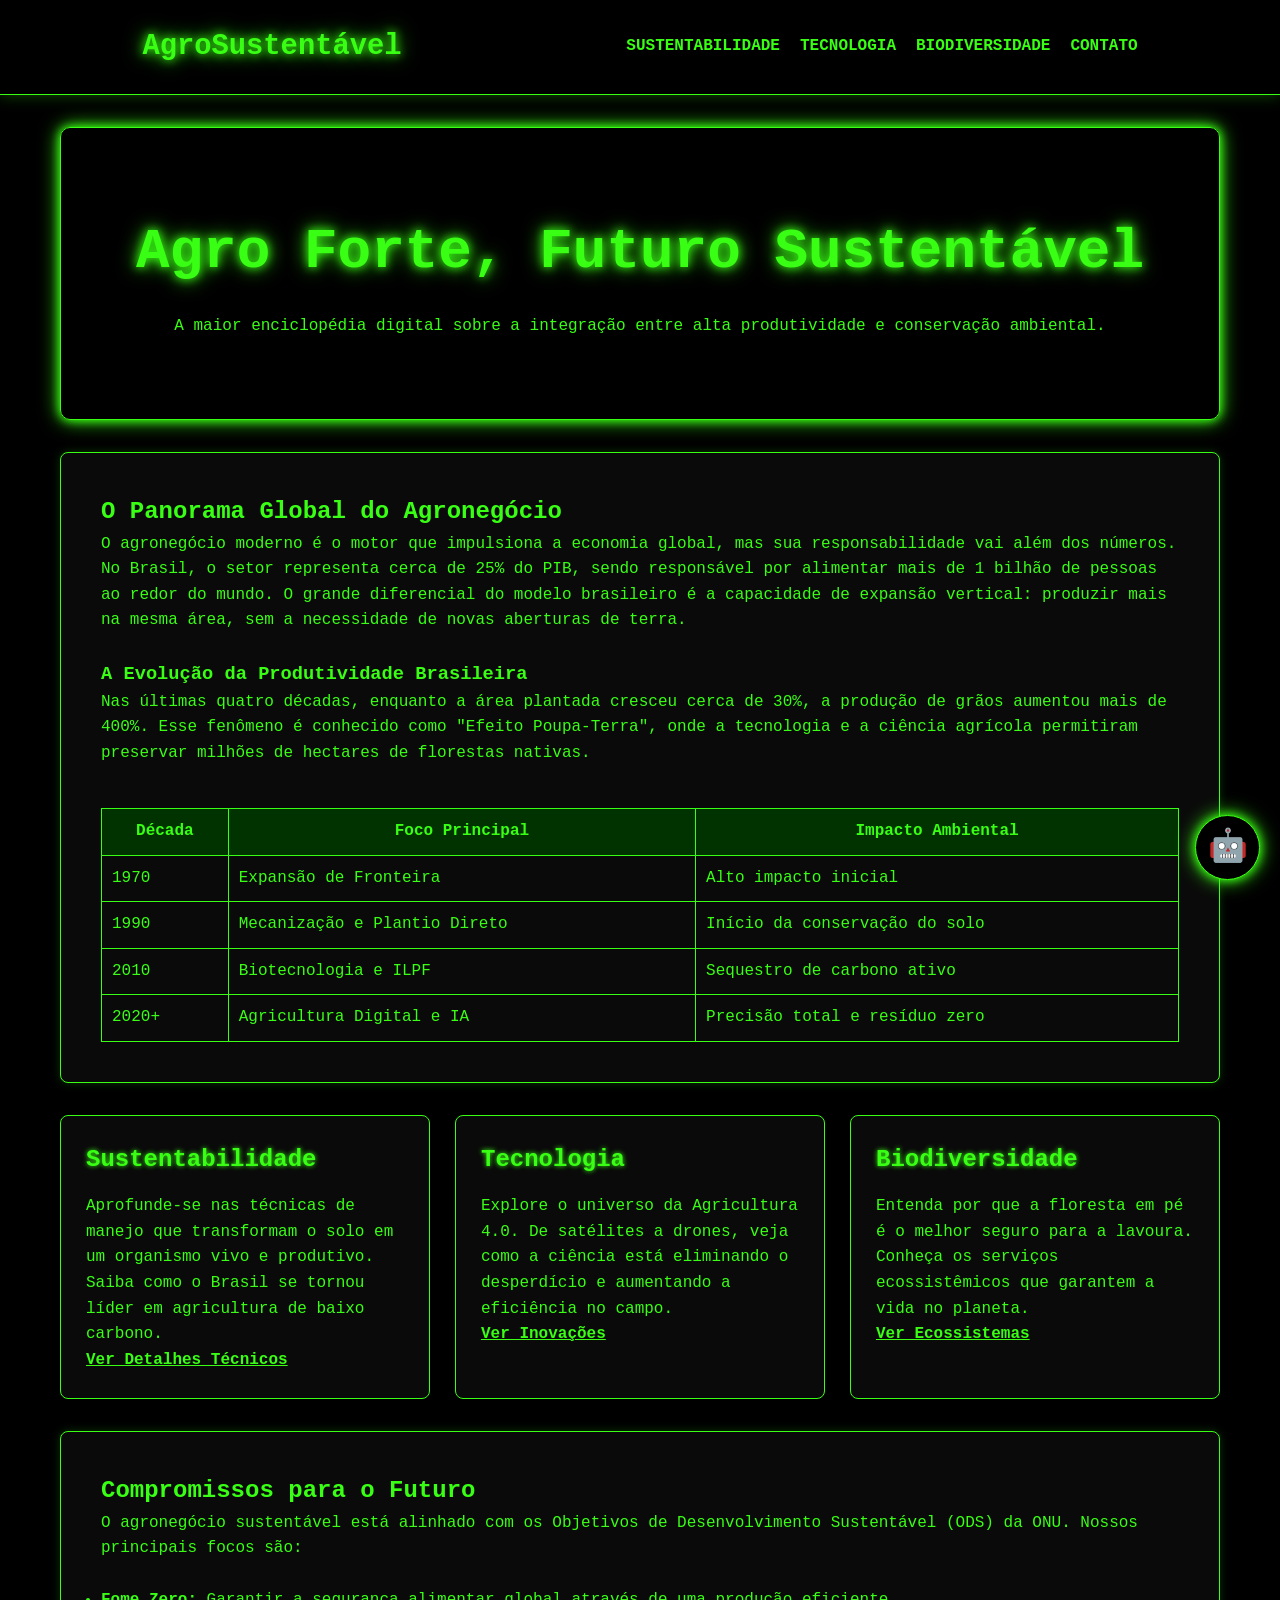
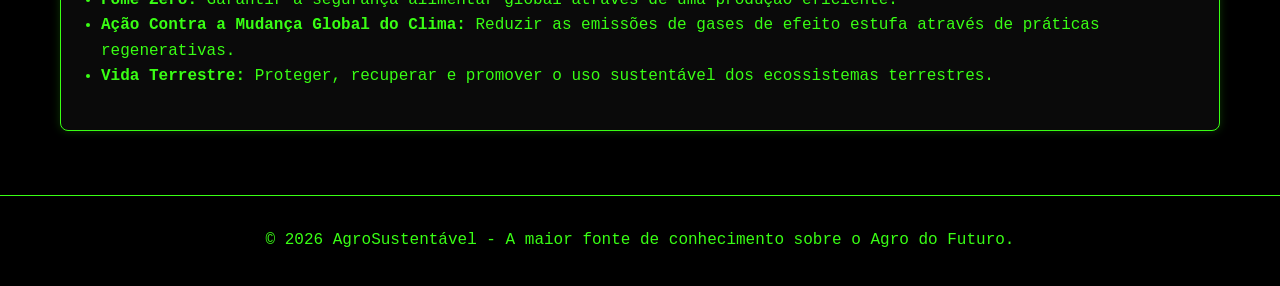
<file: index.html>
<!DOCTYPE html>
<html lang="pt-br">
<head>
    <meta charset="UTF-8">
    <meta name="viewport" content="width=device-width, initial-scale=1.0">
    <title>Agro Forte, Futuro Sustentável - Enciclopédia Digital</title>
    <link rel="stylesheet" href="style.css">
</head>
<body>
    <header>
        <nav>
            <div class="logo">AgroSustentável</div>
            <div class="menu-toggle" id="mobile-menu">
                <span></span>
                <span></span>
                <span></span>
            </div>
            <ul id="nav-list">
                <li><a href="pagens/sustentabilidade.html">Sustentabilidade</a></li>
                <li><a href="pagens/tecnologia.html">Tecnologia</a></li>
                <li><a href="pagens/biodiversidade.html">Biodiversidade</a></li>
                <li><a href="pagens/contato.html">Contato</a></li>
            </ul>
        </nav>
    </header>

    <main>
        <section class="hero">
            <h1>Agro Forte, Futuro Sustentável</h1>
            <p>A maior enciclopédia digital sobre a integração entre alta produtividade e conservação ambiental.</p>
        </section>

        <section class="content-section">
            <h2>O Panorama Global do Agronegócio</h2>
            <p>O agronegócio moderno é o motor que impulsiona a economia global, mas sua responsabilidade vai além dos números. No Brasil, o setor representa cerca de 25% do PIB, sendo responsável por alimentar mais de 1 bilhão de pessoas ao redor do mundo. O grande diferencial do modelo brasileiro é a capacidade de expansão vertical: produzir mais na mesma área, sem a necessidade de novas aberturas de terra.</p>
            
            <br>
            <h3>A Evolução da Produtividade Brasileira</h3>
            <p>Nas últimas quatro décadas, enquanto a área plantada cresceu cerca de 30%, a produção de grãos aumentou mais de 400%. Esse fenômeno é conhecido como "Efeito Poupa-Terra", onde a tecnologia e a ciência agrícola permitiram preservar milhões de hectares de florestas nativas.</p>
            
            <br>
            <div class="table-container">
                <table class="custom-table">
                    <thead>
                        <tr>
                            <th>Década</th>
                            <th>Foco Principal</th>
                            <th>Impacto Ambiental</th>
                        </tr>
                    </thead>
                    <tbody>
                        <tr>
                            <td>1970</td>
                            <td>Expansão de Fronteira</td>
                            <td>Alto impacto inicial</td>
                        </tr>
                        <tr>
                            <td>1990</td>
                            <td>Mecanização e Plantio Direto</td>
                            <td>Início da conservação do solo</td>
                        </tr>
                        <tr>
                            <td>2010</td>
                            <td>Biotecnologia e ILPF</td>
                            <td>Sequestro de carbono ativo</td>
                        </tr>
                        <tr>
                            <td>2020+</td>
                            <td>Agricultura Digital e IA</td>
                            <td>Precisão total e resíduo zero</td>
                        </tr>
                    </tbody>
                </table>
            </div>
        </section>

        <section class="card-container">
            <div class="card">
                <h2>Sustentabilidade</h2>
                <p>Aprofunde-se nas técnicas de manejo que transformam o solo em um organismo vivo e produtivo. Saiba como o Brasil se tornou líder em agricultura de baixo carbono.</p>
                <a href="sustentabilidade.html">Ver Detalhes Técnicos</a>
            </div>
            <div class="card">
                <h2>Tecnologia</h2>
                <p>Explore o universo da Agricultura 4.0. De satélites a drones, veja como a ciência está eliminando o desperdício e aumentando a eficiência no campo.</p>
                <a href="tecnologia.html">Ver Inovações</a>
            </div>
            <div class="card">
                <h2>Biodiversidade</h2>
                <p>Entenda por que a floresta em pé é o melhor seguro para a lavoura. Conheça os serviços ecossistêmicos que garantem a vida no planeta.</p>
                <a href="biodiversidade.html">Ver Ecossistemas</a>
            </div>
        </section>

        <section class="content-section mt-2">
            <h2>Compromissos para o Futuro</h2>
            <p>O agronegócio sustentável está alinhado com os Objetivos de Desenvolvimento Sustentável (ODS) da ONU. Nossos principais focos são:</p>
            <br>
            <ul>
                <li><strong>Fome Zero:</strong> Garantir a segurança alimentar global através de uma produção eficiente.</li>
                <li><strong>Ação Contra a Mudança Global do Clima:</strong> Reduzir as emissões de gases de efeito estufa através de práticas regenerativas.</li>
                <li><strong>Vida Terrestre:</strong> Proteger, recuperar e promover o uso sustentável dos ecossistemas terrestres.</li>
            </ul>
        </section>
    </main>

    <footer>
        <p>&copy; 2026 AgroSustentável - A maior fonte de conhecimento sobre o Agro do Futuro.</p>
    </footer>

    <div id="ai-chat-toggle">🤖</div>
    <div id="ai-chat-widget">
        <div id="ai-chat-header">
            <span>Assistente Agro IA</span>
            <button id="ai-chat-close">&times;</button>
        </div>
        <div id="ai-chat-messages">
            <p><strong>IA:</strong> Olá! Sou o especialista virtual em Agro Sustentável. Como posso ajudar você hoje?</p>
        </div>
        <div id="ai-chat-input-area">
            <input type="text" id="ai-chat-input" placeholder="Pergunte sobre tecnologia, solo...">
            <button id="ai-chat-send">Enviar</button>
        </div>
    </div>

    <script src="main.js"></script>
    <script src="ai_helper.js"></script>
</body>
</html>
</file>
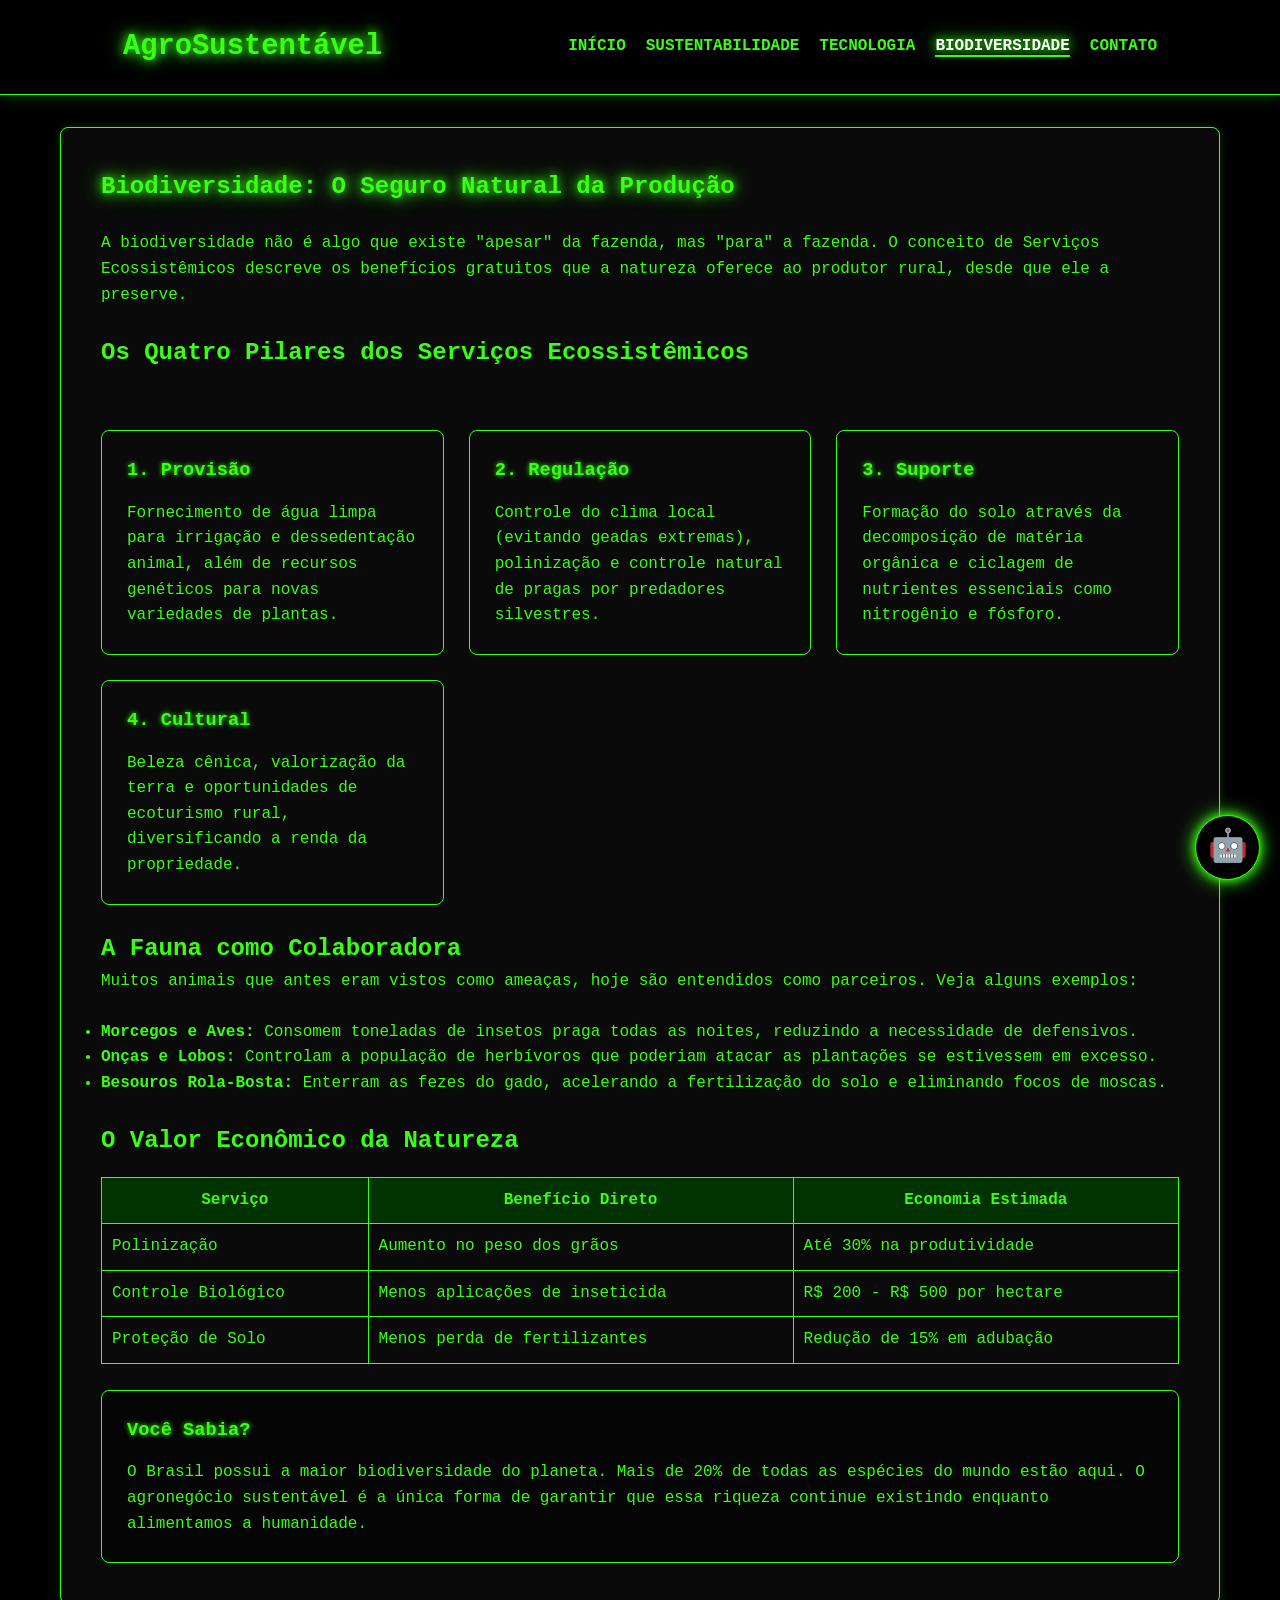
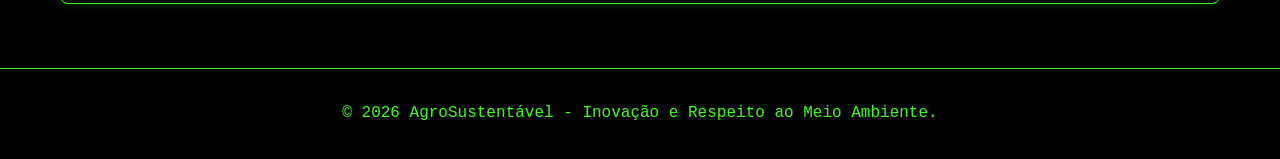
<file: biodiversidade.html>
<!DOCTYPE html>
<html lang="pt-br">
<head>
    <meta charset="UTF-8">
    <meta name="viewport" content="width=device-width, initial-scale=1.0">
    <title>Biodiversidade - AgroSustentável</title>
    <link rel="stylesheet" href="style.css">
</head>
<body>
    <header>
        <nav>
            <div class="logo">AgroSustentável</div>
            <div class="menu-toggle" id="mobile-menu">
                <span></span>
                <span></span>
                <span></span>
            </div>
            <ul id="nav-list">
                <li><a href="index.html">Início</a></li>
                <li><a href="sustentabilidade.html">Sustentabilidade</a></li>
                <li><a href="tecnologia.html">Tecnologia</a></li>
                <li><a href="biodiversidade.html">Biodiversidade</a></li>
                <li><a href="contato.html">Contato</a></li>
            </ul>
        </nav>
    </header>

    <main>
        <section class="content-section">
            <h1>Biodiversidade: O Seguro Natural da Produção</h1>
            <p>A biodiversidade não é algo que existe "apesar" da fazenda, mas "para" a fazenda. O conceito de Serviços Ecossistêmicos descreve os benefícios gratuitos que a natureza oferece ao produtor rural, desde que ele a preserve.</p>
            
            <br>
            <h2>Os Quatro Pilares dos Serviços Ecossistêmicos</h2>
            <br>
            <div class="card-container">
                <div class="card">
                    <h3>1. Provisão</h3>
                    <p>Fornecimento de água limpa para irrigação e dessedentação animal, além de recursos genéticos para novas variedades de plantas.</p>
                </div>
                <div class="card">
                    <h3>2. Regulação</h3>
                    <p>Controle do clima local (evitando geadas extremas), polinização e controle natural de pragas por predadores silvestres.</p>
                </div>
                <div class="card">
                    <h3>3. Suporte</h3>
                    <p>Formação do solo através da decomposição de matéria orgânica e ciclagem de nutrientes essenciais como nitrogênio e fósforo.</p>
                </div>
                <div class="card">
                    <h3>4. Cultural</h3>
                    <p>Beleza cênica, valorização da terra e oportunidades de ecoturismo rural, diversificando a renda da propriedade.</p>
                </div>
            </div>

            <br>
            <h2>A Fauna como Colaboradora</h2>
            <p>Muitos animais que antes eram vistos como ameaças, hoje são entendidos como parceiros. Veja alguns exemplos:</p>
            <br>
            <ul>
                <li><strong>Morcegos e Aves:</strong> Consomem toneladas de insetos praga todas as noites, reduzindo a necessidade de defensivos.</li>
                <li><strong>Onças e Lobos:</strong> Controlam a população de herbívoros que poderiam atacar as plantações se estivessem em excesso.</li>
                <li><strong>Besouros Rola-Bosta:</strong> Enterram as fezes do gado, acelerando a fertilização do solo e eliminando focos de moscas.</li>
            </ul>

            <br>
            <h2>O Valor Econômico da Natureza</h2>
            <div class="table-container">
                <table class="custom-table">
                    <thead>
                        <tr>
                            <th>Serviço</th>
                            <th>Benefício Direto</th>
                            <th>Economia Estimada</th>
                        </tr>
                    </thead>
                    <tbody>
                        <tr>
                            <td>Polinização</td>
                            <td>Aumento no peso dos grãos</td>
                            <td>Até 30% na produtividade</td>
                        </tr>
                        <tr>
                            <td>Controle Biológico</td>
                            <td>Menos aplicações de inseticida</td>
                            <td>R$ 200 - R$ 500 por hectare</td>
                        </tr>
                        <tr>
                            <td>Proteção de Solo</td>
                            <td>Menos perda de fertilizantes</td>
                            <td>Redução de 15% em adubação</td>
                        </tr>
                    </tbody>
                </table>
            </div>

            <br>
            <div class="card card-black-bg">
                <h3>Você Sabia?</h3>
                <p>O Brasil possui a maior biodiversidade do planeta. Mais de 20% de todas as espécies do mundo estão aqui. O agronegócio sustentável é a única forma de garantir que essa riqueza continue existindo enquanto alimentamos a humanidade.</p>
            </div>
        </section>
    </main>

    <footer>
        <p>&copy; 2026 AgroSustentável - Inovação e Respeito ao Meio Ambiente.</p>
    </footer>

    <div id="ai-chat-toggle">🤖</div>
    <div id="ai-chat-widget">
        <div id="ai-chat-header">
            <span>Assistente Agro IA</span>
            <button id="ai-chat-close">&times;</button>
        </div>
        <div id="ai-chat-messages">
            <p><strong>IA:</strong> Olá! Sou o especialista virtual em Agro Sustentável. Como posso ajudar você hoje?</p>
        </div>
        <div id="ai-chat-input-area">
            <input type="text" id="ai-chat-input" placeholder="Pergunte sobre tecnologia, solo...">
            <button id="ai-chat-send">Enviar</button>
        </div>
    </div>

    <script src="main.js"></script>
    <script src="ai_helper.js"></script>
</body>
</html>
</file>
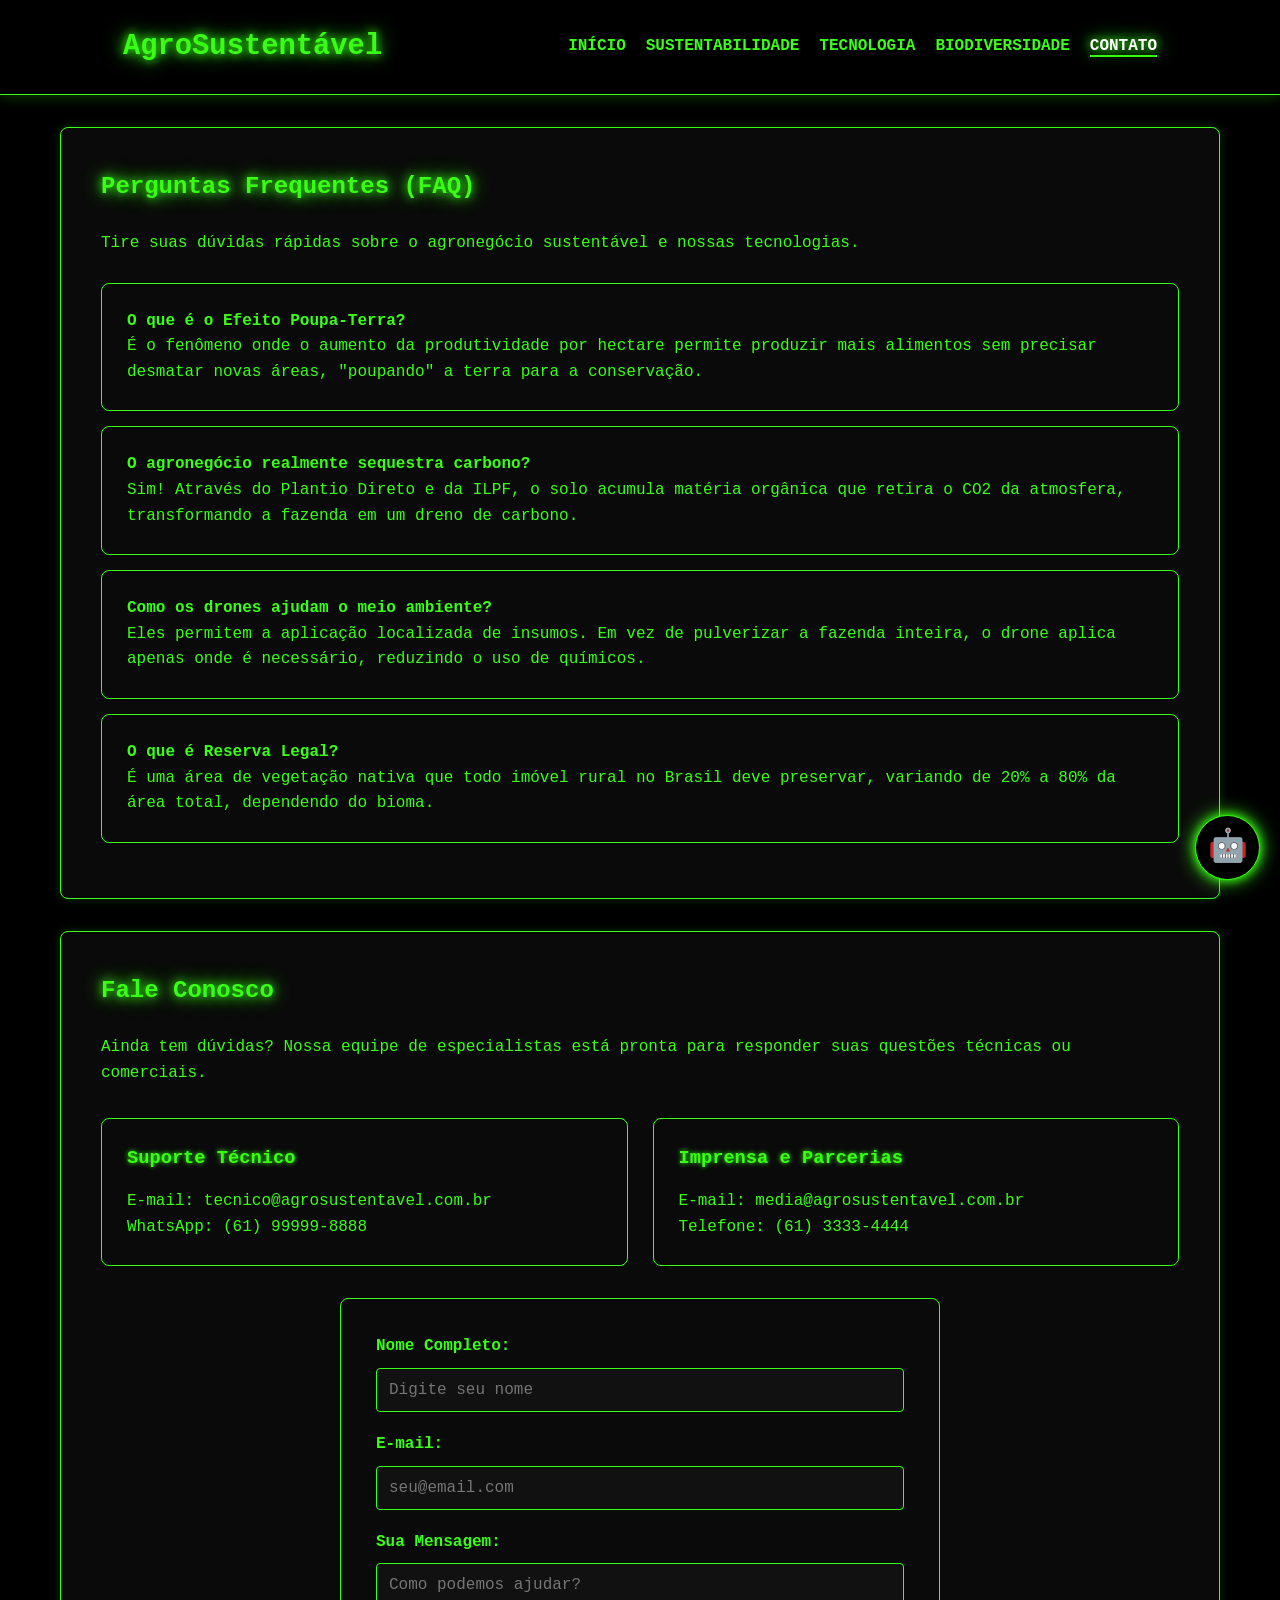
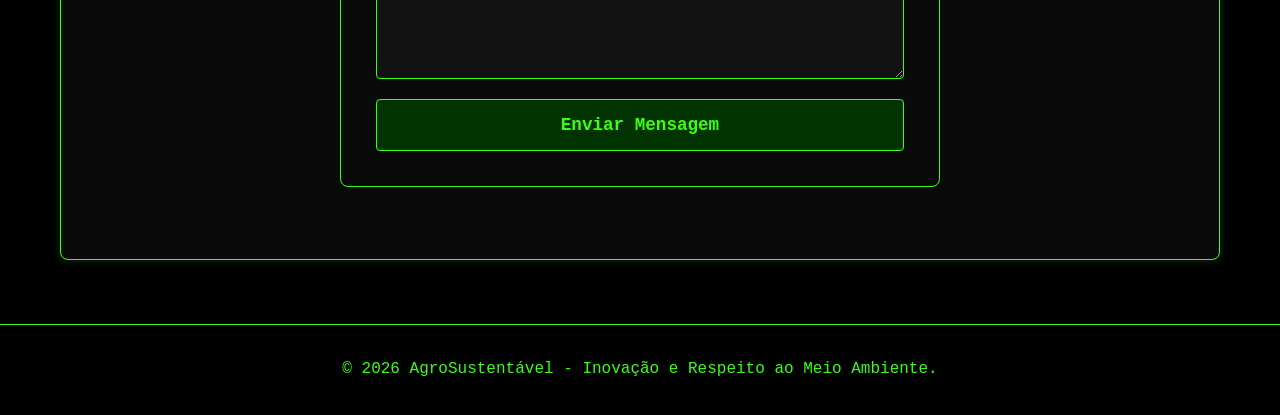
<file: contato.html>
<!DOCTYPE html>
<html lang="pt-br">
<head>
    <meta charset="UTF-8">
    <meta name="viewport" content="width=device-width, initial-scale=1.0">
    <title>Contato e FAQ - AgroSustentável</title>
    <link rel="stylesheet" href="style.css">
</head>
<body>
    <header>
        <nav>
            <div class="logo">AgroSustentável</div>
            <div class="menu-toggle" id="mobile-menu">
                <span></span>
                <span></span>
                <span></span>
            </div>
            <ul id="nav-list">
                <li><a href="index.html">Início</a></li>
                <li><a href="sustentabilidade.html">Sustentabilidade</a></li>
                <li><a href="tecnologia.html">Tecnologia</a></li>
                <li><a href="biodiversidade.html">Biodiversidade</a></li>
                <li><a href="contato.html">Contato</a></li>
            </ul>
        </nav>
    </header>

    <main>
        <section class="content-section">
            <h1>Perguntas Frequentes (FAQ)</h1>
            <p>Tire suas dúvidas rápidas sobre o agronegócio sustentável e nossas tecnologias.</p>
            
            <br>
            <div class="faq-container">
                <div class="card faq-item">
                    <h4 class="faq-question">O que é o Efeito Poupa-Terra?</h4>
                    <p>É o fenômeno onde o aumento da produtividade por hectare permite produzir mais alimentos sem precisar desmatar novas áreas, "poupando" a terra para a conservação.</p>
                </div>
                <div class="card faq-item">
                    <h4 class="faq-question">O agronegócio realmente sequestra carbono?</h4>
                    <p>Sim! Através do Plantio Direto e da ILPF, o solo acumula matéria orgânica que retira o CO2 da atmosfera, transformando a fazenda em um dreno de carbono.</p>
                </div>
                <div class="card faq-item">
                    <h4 class="faq-question">Como os drones ajudam o meio ambiente?</h4>
                    <p>Eles permitem a aplicação localizada de insumos. Em vez de pulverizar a fazenda inteira, o drone aplica apenas onde é necessário, reduzindo o uso de químicos.</p>
                </div>
                <div class="card faq-item">
                    <h4 class="faq-question">O que é Reserva Legal?</h4>
                    <p>É uma área de vegetação nativa que todo imóvel rural no Brasil deve preservar, variando de 20% a 80% da área total, dependendo do bioma.</p>
                </div>
            </div>
        </section>

        <section class="content-section mt-2">
            <h1>Fale Conosco</h1>
            <p>Ainda tem dúvidas? Nossa equipe de especialistas está pronta para responder suas questões técnicas ou comerciais.</p>
            
            <div class="card-container mb-2">
                <div class="card">
                    <h3>Suporte Técnico</h3>
                    <p>E-mail: tecnico@agrosustentavel.com.br<br>WhatsApp: (61) 99999-8888</p>
                </div>
                <div class="card">
                    <h3>Imprensa e Parcerias</h3>
                    <p>E-mail: media@agrosustentavel.com.br<br>Telefone: (61) 3333-4444</p>
                </div>
            </div>

            <form class="contact-form" id="contactForm">
                <label for="name">Nome Completo:</label>
                <input type="text" id="name" name="name" required placeholder="Digite seu nome">
                
                <label for="email">E-mail:</label>
                <input type="email" id="email" name="email" required placeholder="seu@email.com">
                
                <label for="message">Sua Mensagem:</label>
                <textarea id="message" name="message" rows="5" required placeholder="Como podemos ajudar?"></textarea>
                
                <button type="submit">Enviar Mensagem</button>
            </form>
            <div id="formResponse" class="form-response-box">
                <h3 class="logo">Mensagem Recebida!</h3>
                <p>Obrigado por contribuir para um futuro mais sustentável.</p>
            </div>
        </section>
    </main>

    <footer>
        <p>&copy; 2026 AgroSustentável - Inovação e Respeito ao Meio Ambiente.</p>
    </footer>

    <div id="ai-chat-toggle">🤖</div>
    <div id="ai-chat-widget">
        <div id="ai-chat-header">
            <span>Assistente Agro IA</span>
            <button id="ai-chat-close">&times;</button>
        </div>
        <div id="ai-chat-messages">
            <p><strong>IA:</strong> Olá! Sou o especialista virtual em Agro Sustentável. Como posso ajudar você hoje?</p>
        </div>
        <div id="ai-chat-input-area">
            <input type="text" id="ai-chat-input" placeholder="Pergunte sobre tecnologia, solo...">
            <button id="ai-chat-send">Enviar</button>
        </div>
    </div>

    <script src="main.js"></script>
    <script src="ai_helper.js"></script>
</body>
</html>
</file>
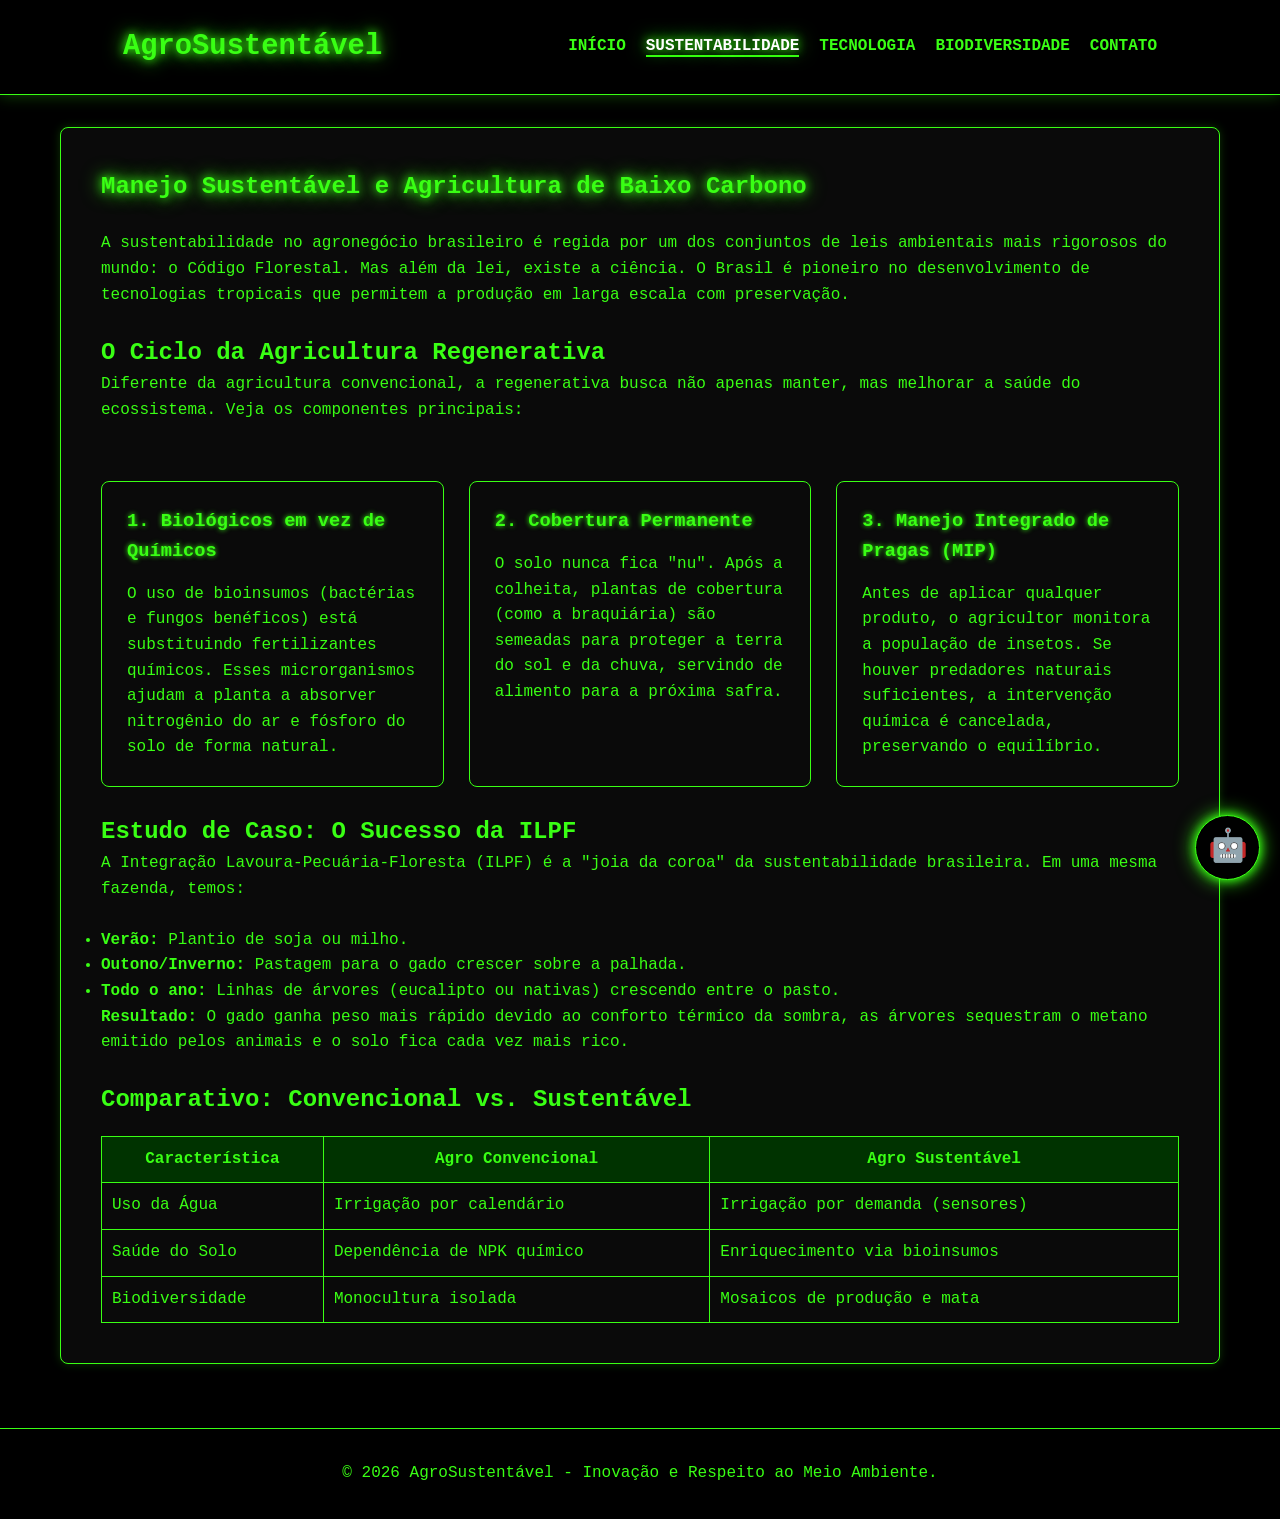
<file: sustentabilidade.html>
<!DOCTYPE html>
<html lang="pt-br">
<head>
    <meta charset="UTF-8">
    <meta name="viewport" content="width=device-width, initial-scale=1.0">
    <title>Sustentabilidade - AgroSustentável</title>
    <link rel="stylesheet" href="style.css">
</head>
<body>
    <header>
        <nav>
            <div class="logo">AgroSustentável</div>
            <div class="menu-toggle" id="mobile-menu">
                <span></span>
                <span></span>
                <span></span>
            </div>
            <ul id="nav-list">
                <li><a href="index.html">Início</a></li>
                <li><a href="sustentabilidade.html">Sustentabilidade</a></li>
                <li><a href="tecnologia.html">Tecnologia</a></li>
                <li><a href="biodiversidade.html">Biodiversidade</a></li>
                <li><a href="contato.html">Contato</a></li>
            </ul>
        </nav>
    </header>

    <main>
        <section class="content-section">
            <h1>Manejo Sustentável e Agricultura de Baixo Carbono</h1>
            <p>A sustentabilidade no agronegócio brasileiro é regida por um dos conjuntos de leis ambientais mais rigorosos do mundo: o Código Florestal. Mas além da lei, existe a ciência. O Brasil é pioneiro no desenvolvimento de tecnologias tropicais que permitem a produção em larga escala com preservação.</p>
            
            <br>
            <h2>O Ciclo da Agricultura Regenerativa</h2>
            <p>Diferente da agricultura convencional, a regenerativa busca não apenas manter, mas melhorar a saúde do ecossistema. Veja os componentes principais:</p>
            
            <br>
            <div class="card-container">
                <div class="card">
                    <h3>1. Biológicos em vez de Químicos</h3>
                    <p>O uso de bioinsumos (bactérias e fungos benéficos) está substituindo fertilizantes químicos. Esses microrganismos ajudam a planta a absorver nitrogênio do ar e fósforo do solo de forma natural.</p>
                </div>
                <div class="card">
                    <h3>2. Cobertura Permanente</h3>
                    <p>O solo nunca fica "nu". Após a colheita, plantas de cobertura (como a braquiária) são semeadas para proteger a terra do sol e da chuva, servindo de alimento para a próxima safra.</p>
                </div>
                <div class="card">
                    <h3>3. Manejo Integrado de Pragas (MIP)</h3>
                    <p>Antes de aplicar qualquer produto, o agricultor monitora a população de insetos. Se houver predadores naturais suficientes, a intervenção química é cancelada, preservando o equilíbrio.</p>
                </div>
            </div>

            <br>
            <h2>Estudo de Caso: O Sucesso da ILPF</h2>
            <p>A Integração Lavoura-Pecuária-Floresta (ILPF) é a "joia da coroa" da sustentabilidade brasileira. Em uma mesma fazenda, temos:</p>
            <br>
            <ul>
                <li><strong>Verão:</strong> Plantio de soja ou milho.</li>
                <li><strong>Outono/Inverno:</strong> Pastagem para o gado crescer sobre a palhada.</li>
                <li><strong>Todo o ano:</strong> Linhas de árvores (eucalipto ou nativas) crescendo entre o pasto.</li>
            </ul>
            <p><strong>Resultado:</strong> O gado ganha peso mais rápido devido ao conforto térmico da sombra, as árvores sequestram o metano emitido pelos animais e o solo fica cada vez mais rico.</p>

            <br>
            <h2>Comparativo: Convencional vs. Sustentável</h2>
            <div class="table-container">
                <table class="custom-table">
                    <thead>
                        <tr>
                            <th>Característica</th>
                            <th>Agro Convencional</th>
                            <th>Agro Sustentável</th>
                        </tr>
                    </thead>
                    <tbody>
                        <tr>
                            <td>Uso da Água</td>
                            <td>Irrigação por calendário</td>
                            <td>Irrigação por demanda (sensores)</td>
                        </tr>
                        <tr>
                            <td>Saúde do Solo</td>
                            <td>Dependência de NPK químico</td>
                            <td>Enriquecimento via bioinsumos</td>
                        </tr>
                        <tr>
                            <td>Biodiversidade</td>
                            <td>Monocultura isolada</td>
                            <td>Mosaicos de produção e mata</td>
                        </tr>
                    </tbody>
                </table>
            </div>
        </section>
    </main>

    <footer>
        <p>&copy; 2026 AgroSustentável - Inovação e Respeito ao Meio Ambiente.</p>
    </footer>

    <div id="ai-chat-toggle">🤖</div>
    <div id="ai-chat-widget">
        <div id="ai-chat-header">
            <span>Assistente Agro IA</span>
            <button id="ai-chat-close">&times;</button>
        </div>
        <div id="ai-chat-messages">
            <p><strong>IA:</strong> Olá! Sou o especialista virtual em Agro Sustentável. Como posso ajudar você hoje?</p>
        </div>
        <div id="ai-chat-input-area">
            <input type="text" id="ai-chat-input" placeholder="Pergunte sobre tecnologia, solo...">
            <button id="ai-chat-send">Enviar</button>
        </div>
    </div>

    <script src="main.js"></script>
    <script src="ai_helper.js"></script>
</body>
</html>
</file>
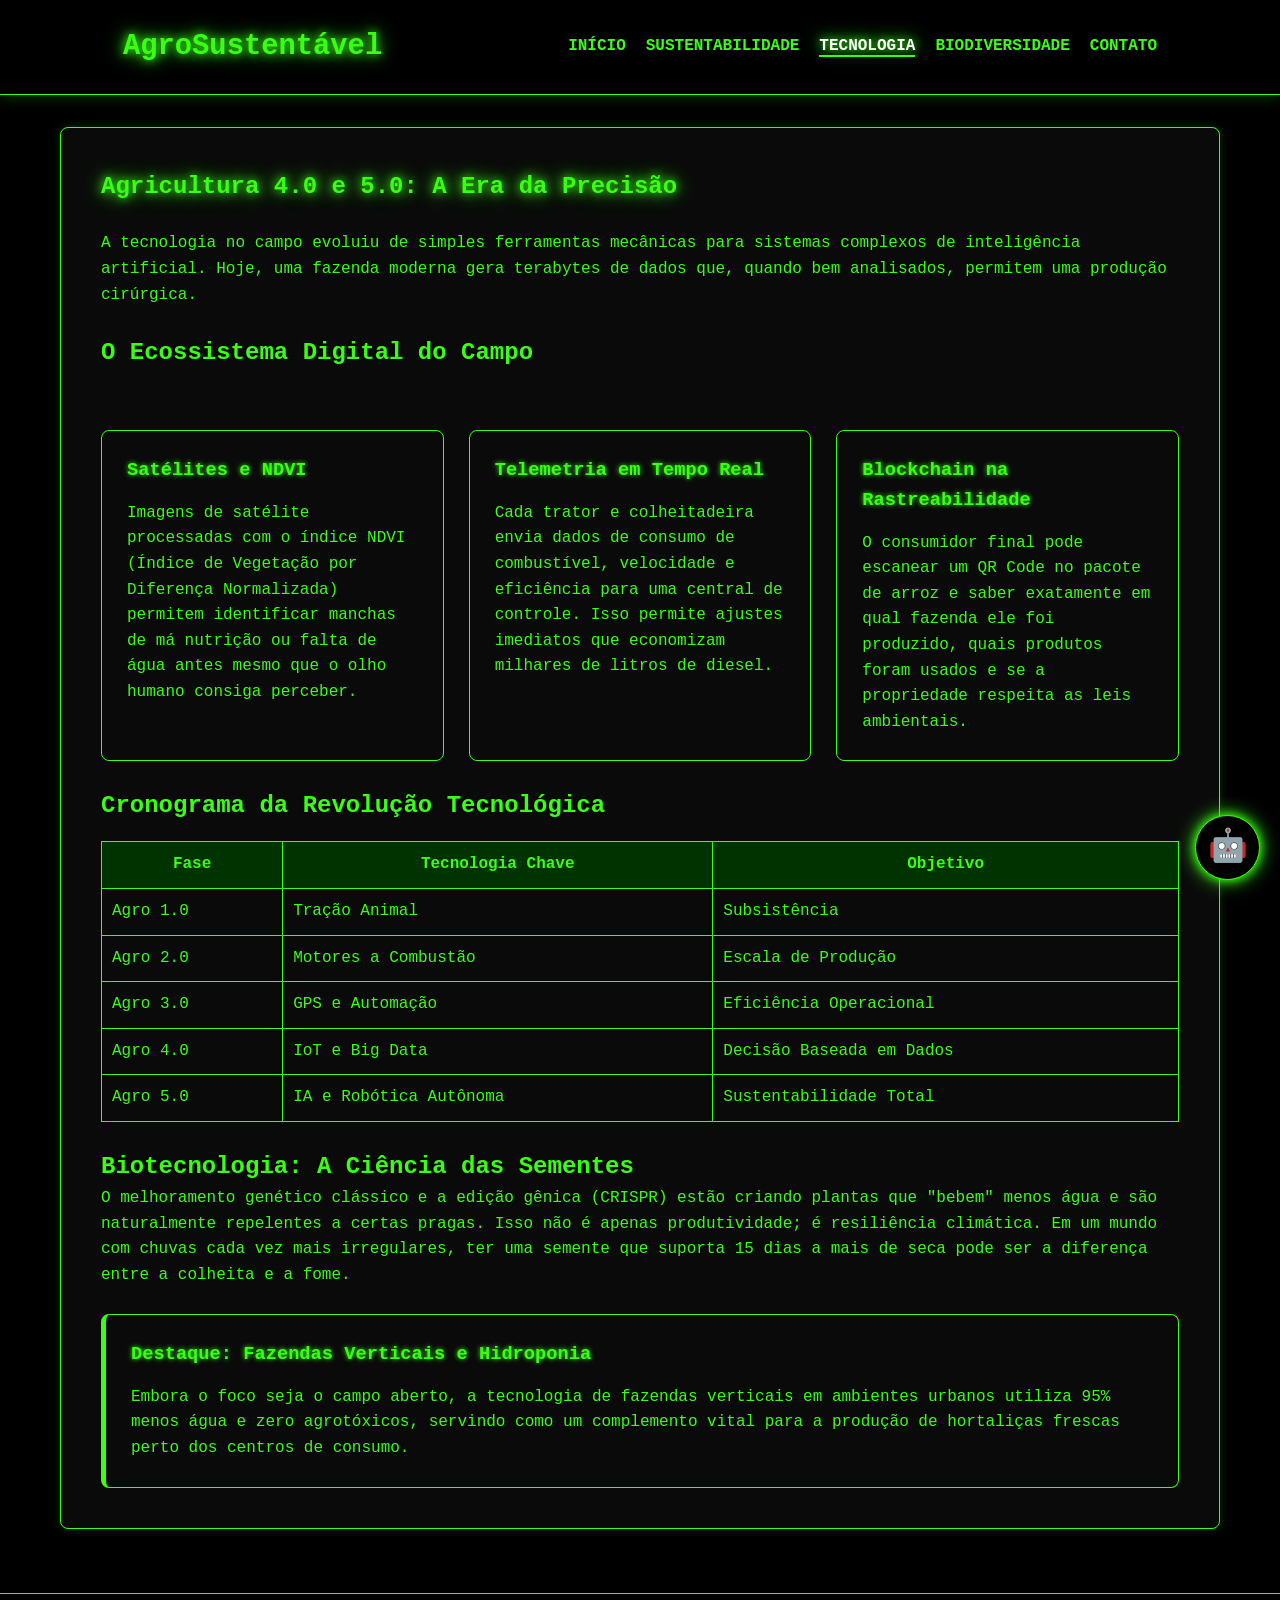
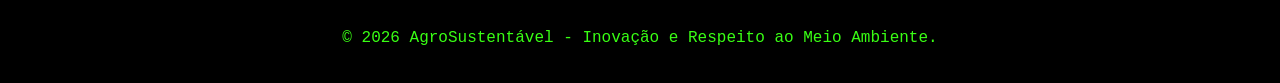
<file: tecnologia.html>
<!DOCTYPE html>
<html lang="pt-br">
<head>
    <meta charset="UTF-8">
    <meta name="viewport" content="width=device-width, initial-scale=1.0">
    <title>Tecnologia - AgroSustentável</title>
    <link rel="stylesheet" href="style.css">
</head>
<body>
    <header>
        <nav>
            <div class="logo">AgroSustentável</div>
            <div class="menu-toggle" id="mobile-menu">
                <span></span>
                <span></span>
                <span></span>
            </div>
            <ul id="nav-list">
                <li><a href="index.html">Início</a></li>
                <li><a href="sustentabilidade.html">Sustentabilidade</a></li>
                <li><a href="tecnologia.html">Tecnologia</a></li>
                <li><a href="biodiversidade.html">Biodiversidade</a></li>
                <li><a href="contato.html">Contato</a></li>
            </ul>
        </nav>
    </header>

    <main>
        <section class="content-section">
            <h1>Agricultura 4.0 e 5.0: A Era da Precisão</h1>
            <p>A tecnologia no campo evoluiu de simples ferramentas mecânicas para sistemas complexos de inteligência artificial. Hoje, uma fazenda moderna gera terabytes de dados que, quando bem analisados, permitem uma produção cirúrgica.</p>
            
            <br>
            <h2>O Ecossistema Digital do Campo</h2>
            <br>
            <div class="card-container">
                <div class="card">
                    <h3>Satélites e NDVI</h3>
                    <p>Imagens de satélite processadas com o índice NDVI (Índice de Vegetação por Diferença Normalizada) permitem identificar manchas de má nutrição ou falta de água antes mesmo que o olho humano consiga perceber.</p>
                </div>
                <div class="card">
                    <h3>Telemetria em Tempo Real</h3>
                    <p>Cada trator e colheitadeira envia dados de consumo de combustível, velocidade e eficiência para uma central de controle. Isso permite ajustes imediatos que economizam milhares de litros de diesel.</p>
                </div>
                <div class="card">
                    <h3>Blockchain na Rastreabilidade</h3>
                    <p>O consumidor final pode escanear um QR Code no pacote de arroz e saber exatamente em qual fazenda ele foi produzido, quais produtos foram usados e se a propriedade respeita as leis ambientais.</p>
                </div>
            </div>

            <br>
            <h2>Cronograma da Revolução Tecnológica</h2>
            <div class="table-container">
                <table class="custom-table">
                    <thead>
                        <tr>
                            <th>Fase</th>
                            <th>Tecnologia Chave</th>
                            <th>Objetivo</th>
                        </tr>
                    </thead>
                    <tbody>
                        <tr>
                            <td>Agro 1.0</td>
                            <td>Tração Animal</td>
                            <td>Subsistência</td>
                        </tr>
                        <tr>
                            <td>Agro 2.0</td>
                            <td>Motores a Combustão</td>
                            <td>Escala de Produção</td>
                        </tr>
                        <tr>
                            <td>Agro 3.0</td>
                            <td>GPS e Automação</td>
                            <td>Eficiência Operacional</td>
                        </tr>
                        <tr>
                            <td>Agro 4.0</td>
                            <td>IoT e Big Data</td>
                            <td>Decisão Baseada em Dados</td>
                        </tr>
                        <tr>
                            <td>Agro 5.0</td>
                            <td>IA e Robótica Autônoma</td>
                            <td>Sustentabilidade Total</td>
                        </tr>
                    </tbody>
                </table>
            </div>

            <br>
            <h2>Biotecnologia: A Ciência das Sementes</h2>
            <p>O melhoramento genético clássico e a edição gênica (CRISPR) estão criando plantas que "bebem" menos água e são naturalmente repelentes a certas pragas. Isso não é apenas produtividade; é resiliência climática. Em um mundo com chuvas cada vez mais irregulares, ter uma semente que suporta 15 dias a mais de seca pode ser a diferença entre a colheita e a fome.</p>
            
            <br>
            <div class="card card-highlight-green">
                <h3>Destaque: Fazendas Verticais e Hidroponia</h3>
                <p>Embora o foco seja o campo aberto, a tecnologia de fazendas verticais em ambientes urbanos utiliza 95% menos água e zero agrotóxicos, servindo como um complemento vital para a produção de hortaliças frescas perto dos centros de consumo.</p>
            </div>
        </section>
    </main>

    <footer>
        <p>&copy; 2026 AgroSustentável - Inovação e Respeito ao Meio Ambiente.</p>
    </footer>

    <div id="ai-chat-toggle">🤖</div>
    <div id="ai-chat-widget">
        <div id="ai-chat-header">
            <span>Assistente Agro IA</span>
            <button id="ai-chat-close">&times;</button>
        </div>
        <div id="ai-chat-messages">
            <p><strong>IA:</strong> Olá! Sou o especialista virtual em Agro Sustentável. Como posso ajudar você hoje?</p>
        </div>
        <div id="ai-chat-input-area">
            <input type="text" id="ai-chat-input" placeholder="Pergunte sobre tecnologia, solo...">
            <button id="ai-chat-send">Enviar</button>
        </div>
    </div>

    <script src="main.js"></script>
    <script src="ai_helper.js"></script>
</body>
</html>
</file>
<file: style.css>
:root {
    --primary-color: #000000;
    --neon-green: #39ff14;
    --dark-green: #003300;
    --text-color: #39ff14;
    --bg-color: #000000;
    --card-bg: #0a0a0a;
    --border-neon: 1px solid #39ff14;
    --neon-shadow: 0 0 10px #39ff14, 0 0 20px #39ff14;
}

* {
    margin: 0;
    padding: 0;
    box-sizing: border-box;
    font-family: 'Courier New', Courier, monospace; /* Fonte mais 'tech' */
}

body {
    background-color: var(--bg-color);
    color: var(--text-color);
    line-height: 1.6;
}

header {
    background-color: var(--primary-color);
    color: var(--neon-green);
    padding: 1.5rem 0;
    position: sticky;
    top: 0;
    z-index: 1000;
    border-bottom: var(--border-neon);
    box-shadow: 0 0 15px rgba(57, 255, 20, 0.3);
}

nav {
    display: flex;
    justify-content: space-around;
    align-items: center;
    max-width: 1200px;
    margin: 0 auto;
}

.logo {
    font-size: 1.8rem;
    font-weight: bold;
    text-shadow: var(--neon-shadow);
}

nav ul {
    display: flex;
    list-style: none;
}

nav ul li {
    margin-left: 20px;
}

nav ul li a {
    color: var(--neon-green);
    text-decoration: none;
    font-weight: bold;
    text-transform: uppercase;
    transition: all 0.3s;
}

nav ul li a:hover {
    text-shadow: var(--neon-shadow);
    color: #ffffff;
}

main {
    max-width: 1200px;
    margin: 2rem auto;
    padding: 0 20px;
}

.hero {
    text-align: center;
    padding: 5rem 2rem;
    background: linear-gradient(rgba(0,0,0,0.8), rgba(0,0,0,0.8)), url('https://images.unsplash.com/photo-1500382017468-9049fed747ef?ixlib=rb-1.2.1&auto=format&fit=crop&w=1350&q=80');
    background-size: cover;
    background-position: center;
    color: var(--neon-green);
    border: var(--border-neon);
    border-radius: 10px;
    margin-bottom: 2rem;
    box-shadow: var(--neon-shadow);
}

.hero h1 {
    font-size: 3.5rem;
    margin-bottom: 1rem;
    text-shadow: var(--neon-shadow);
}

.card-container {
    display: grid;
    grid-template-columns: repeat(auto-fit, minmax(300px, 1fr));
    gap: 25px;
    margin-top: 2rem;
}

.card {
    background: var(--card-bg);
    padding: 25px;
    border-radius: 8px;
    border: var(--border-neon);
    transition: all 0.3s;
}

.card:hover {
    transform: scale(1.05);
    box-shadow: var(--neon-shadow);
}

.card h2, .card h3 {
    color: var(--neon-green);
    margin-bottom: 15px;
    text-shadow: 0 0 5px #39ff14;
}

.card a {
    color: var(--neon-green);
    text-decoration: underline;
    font-weight: bold;
}

.content-section {
    background: var(--card-bg);
    padding: 40px;
    border-radius: 8px;
    border: var(--border-neon);
    box-shadow: 0 0 10px rgba(57, 255, 20, 0.2);
}

.content-section h1 {
    color: var(--neon-green);
    margin-bottom: 25px;
    text-shadow: var(--neon-shadow);
}

footer {
    background-color: var(--primary-color);
    color: var(--neon-green);
    text-align: center;
    padding: 2rem 0;
    margin-top: 4rem;
    border-top: var(--border-neon);
}

/* AI Chat Widget */
#ai-chat-widget {
    position: fixed;
    bottom: 100px;
    right: 20px;
    width: 320px;
    background: #000;
    border: var(--border-neon);
    border-radius: 10px;
    box-shadow: var(--neon-shadow);
    display: none;
    flex-direction: column;
    z-index: 2000;
}

#ai-chat-widget.visible {
    display: flex;
}

#ai-chat-header {
    background: var(--dark-green);
    color: var(--neon-green);
    padding: 12px;
    border-radius: 10px 10px 0 0;
    display: flex;
    justify-content: space-between;
    align-items: center;
    border-bottom: var(--border-neon);
}

#ai-chat-header button {
    background: none;
    border: none;
    color: var(--neon-green);
    font-size: 1.5rem;
    cursor: pointer;
}

#ai-chat-messages {
    height: 250px;
    overflow-y: auto;
    padding: 15px;
    font-size: 0.9rem;
    background-color: #050505;
    color: var(--neon-green);
}

#ai-chat-input-area {
    display: flex;
    padding: 12px;
    border-top: var(--border-neon);
    background: #000;
}

#ai-chat-input {
    flex: 1;
    padding: 10px;
    background: #111;
    border: 1px solid #39ff14;
    border-radius: 4px;
    color: var(--neon-green);
}

#ai-chat-send {
    margin-left: 10px;
    background: var(--dark-green);
    color: var(--neon-green);
    border: var(--border-neon);
    padding: 5px 15px;
    cursor: pointer;
}

#ai-chat-toggle {
    position: fixed;
    bottom: 20px;
    right: 20px;
    background: #000;
    color: var(--neon-green);
    width: 65px;
    height: 65px;
    border-radius: 50%;
    display: flex;
    justify-content: center;
    align-items: center;
    cursor: pointer;
    border: var(--border-neon);
    box-shadow: var(--neon-shadow);
    z-index: 2001;
    font-size: 2rem;
}

/* Formulário de Contato */
.contact-form {
    display: flex;
    flex-direction: column;
    max-width: 600px;
    margin: 2rem auto;
    background: #0a0a0a;
    padding: 35px;
    border-radius: 8px;
    border: var(--border-neon);
}

.contact-form label {
    margin-bottom: 8px;
    font-weight: bold;
    color: var(--neon-green);
}

.contact-form input, .contact-form textarea {
    margin-bottom: 20px;
    padding: 12px;
    background: #111;
    border: 1px solid #39ff14;
    border-radius: 4px;
    font-size: 1rem;
    color: var(--neon-green);
}

.contact-form button {
    padding: 15px 20px;
    background-color: var(--dark-green);
    color: var(--neon-green);
    border: var(--border-neon);
    border-radius: 4px;
    cursor: pointer;
    font-weight: bold;
    font-size: 1.1rem;
    transition: all 0.3s;
}

.contact-form button:hover {
    background-color: var(--neon-green);
    color: #000;
    box-shadow: var(--neon-shadow);
}

#formResponse {
    text-shadow: 0 0 5px #39ff14;
}

/* Scrollbar Neon */
::-webkit-scrollbar {
    width: 10px;
}
::-webkit-scrollbar-track {
    background: #000;
}
::-webkit-scrollbar-thumb {
    background: var(--dark-green);
    border: 1px solid var(--neon-green);
}
::-webkit-scrollbar-thumb:hover {
    background: var(--neon-green);
}

/* --- RESPONSIVIDADE MOBILE --- */

/* Menu Hamburguer (Escondido por padrão no Desktop) */
.menu-toggle {
    display: none;
    flex-direction: column;
    cursor: pointer;
    gap: 5px;
}

.menu-toggle span {
    width: 30px;
    height: 3px;
    background-color: var(--neon-green);
    box-shadow: 0 0 5px var(--neon-green);
    transition: 0.3s;
}

@media (max-width: 768px) {
    nav {
        justify-content: space-between;
        padding: 0 20px;
    }

    .menu-toggle {
        display: flex;
        z-index: 1001;
    }

    nav ul {
        position: fixed;
        top: 0;
        right: -100%;
        width: 70%;
        height: 100vh;
        background: #000;
        border-left: var(--border-neon);
        flex-direction: column;
        justify-content: center;
        align-items: center;
        transition: 0.5s;
        z-index: 1000;
    }

    nav ul.active {
        right: 0;
    }

    nav ul li {
        margin: 20px 0;
    }

    .hero h1 {
        font-size: 2rem;
    }

    .hero p {
        font-size: 1rem;
    }

    .card-container {
        grid-template-columns: 1fr;
    }

    #ai-chat-widget {
        width: 90%;
        right: 5%;
        bottom: 90px;
    }

    .content-section {
        padding: 20px;
    }

    .contact-form {
        padding: 20px;
    }
}

/* Ajuste para telas muito pequenas */
@media (max-width: 480px) {
    .logo {
        font-size: 1.2rem;
    }
    
    .hero {
        padding: 3rem 1rem;
    }
}

/* --- CLASSES PARA SUBSTITUIR ESTILOS INLINE --- */

.mt-2 { margin-top: 2rem; }
.mb-2 { margin-bottom: 2rem; }
.text-center { text-align: center; }
.font-large { font-size: 2.5rem; }

.table-container {
    overflow-x: auto;
    margin-top: 1rem;
}

.custom-table {
    width: 100%;
    border-collapse: collapse;
    border: 1px solid var(--neon-green);
}

.custom-table th {
    background: var(--dark-green);
    padding: 10px;
    border: 1px solid var(--neon-green);
}

.custom-table td {
    padding: 10px;
    border: 1px solid var(--neon-green);
}

.card-highlight-green {
    border-left: 5px solid var(--neon-green);
}

.card-dark-bg {
    background: var(--dark-green);
}

.card-dashed-border {
    border: 2px dashed var(--neon-green);
}

.card-black-bg {
    background: #050505;
    border: 1px solid var(--neon-green);
}

.faq-item {
    margin-bottom: 15px;
}

.faq-question {
    color: var(--neon-green);
}

.form-select {
    margin-bottom: 20px;
    padding: 12px;
    background: #111;
    border: 1px solid #39ff14;
    color: var(--neon-green);
    border-radius: 4px;
    width: 100%;
}

.form-response-box {
    display: none;
    text-align: center;
    margin-top: 20px;
    color: var(--neon-green);
    font-weight: bold;
    border: 1px solid var(--neon-green);
    padding: 20px;
}

.ai-msg-container {
    margin-bottom: 10px;
    padding: 8px;
    border-radius: 5px;
}

.ai-msg-ia {
    background-color: #003300;
    border: 1px solid #39ff14;
}

.ai-msg-user {
    background-color: #111;
    border: 1px solid #555;
}
</file>
